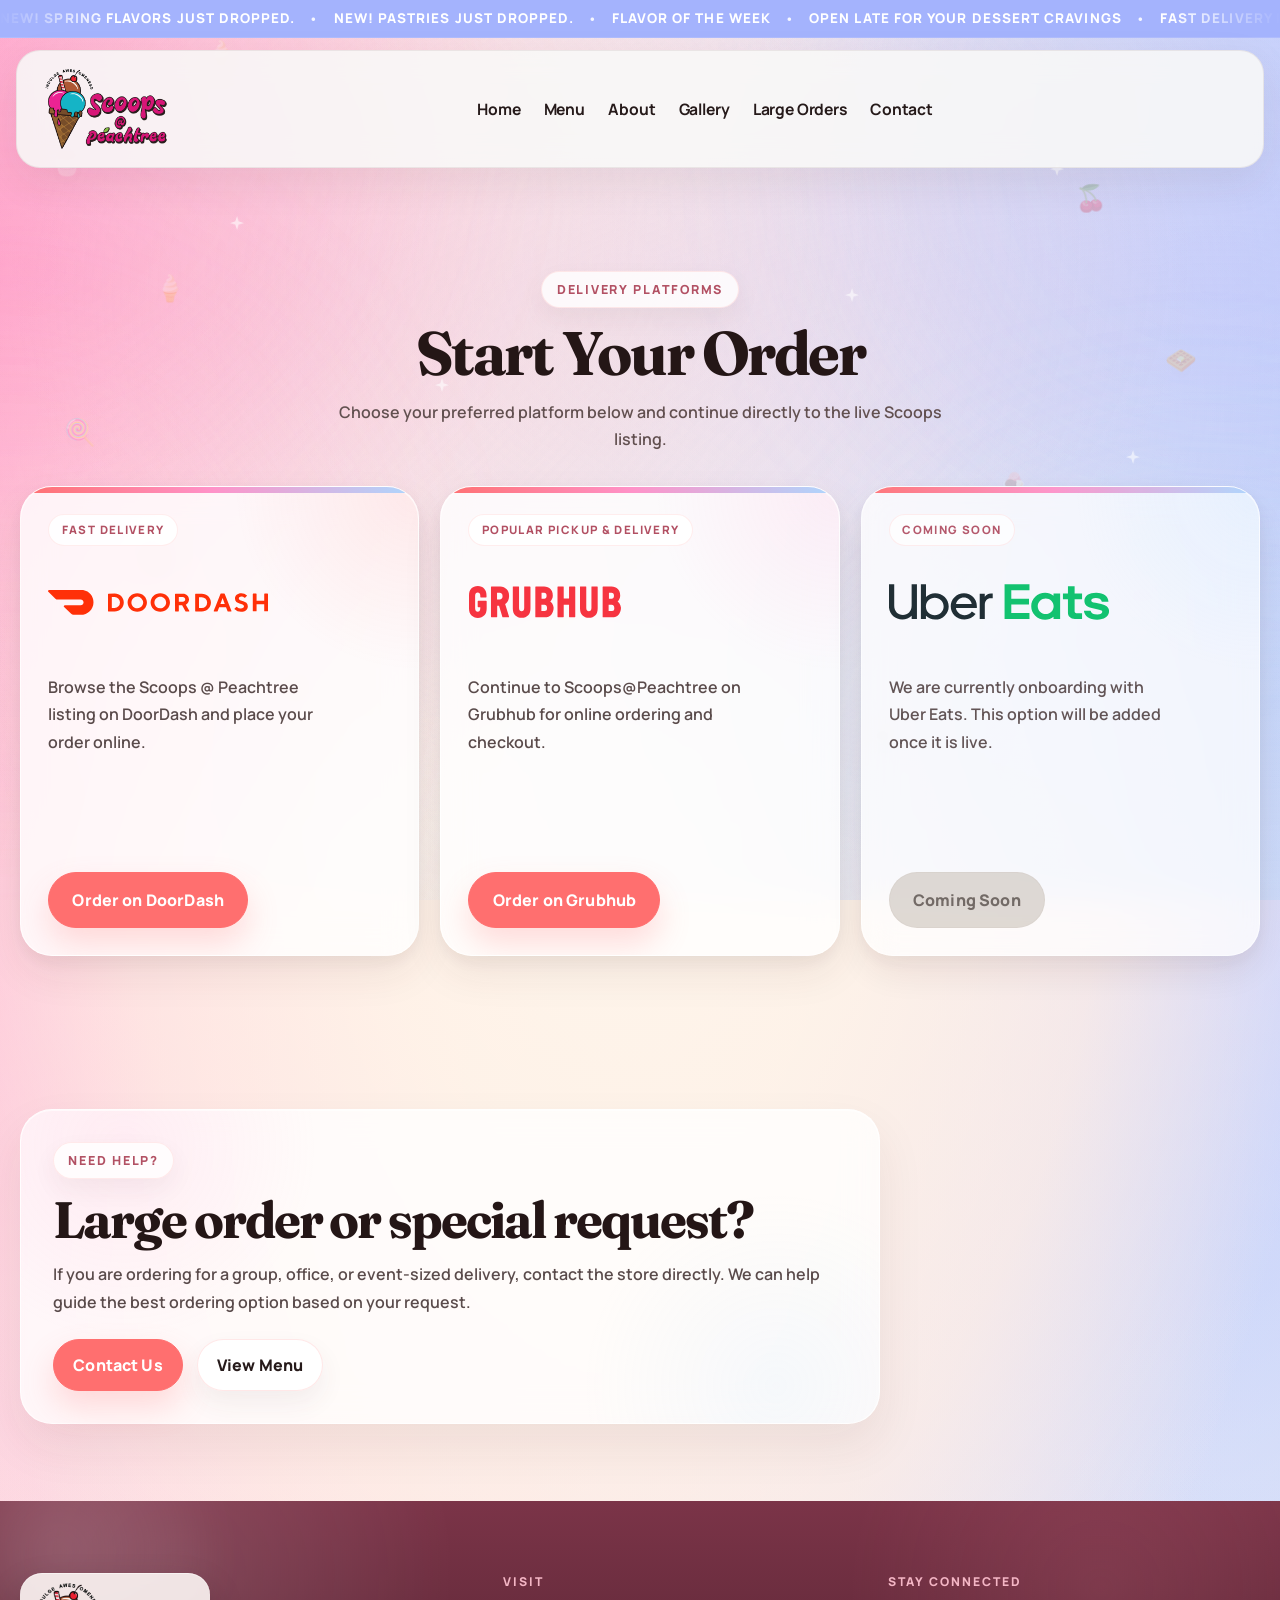
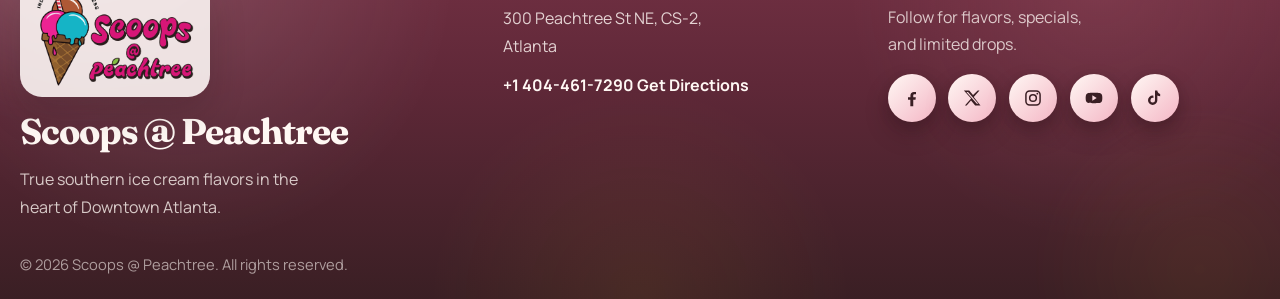
<file: order.html>
<!DOCTYPE html>
<html lang="en">
  <head>
    <meta charset="UTF-8" />
    <meta name="viewport" content="width=device-width, initial-scale=1.0" />
    <title>Order Online | Scoops at Peachtree</title>

    <link rel="preconnect" href="https://fonts.googleapis.com" />
    <link rel="preconnect" href="https://fonts.gstatic.com" crossorigin />
    <link
      href="https://fonts.googleapis.com/css2?family=Manrope:wght@400;500;600;700;800&family=Fraunces:opsz,wght@9..144,600;9..144,700&display=swap"
      rel="stylesheet"
    />
    <link
      href="https://fonts.googleapis.com/css2?family=Oswald:wght@500;600;700&display=swap"
      rel="stylesheet"
    />

    <link rel="stylesheet" href="./css/announcement-header.css" />
    <link rel="stylesheet" href="./css/order-page.css" />
    <link rel="stylesheet" href="./css/footer.css" />
    <link rel="stylesheet" href="./css/global-background.css" />
  </head>

  <body class="page-order">
    <!-- Global animated background -->
    <div class="background" aria-hidden="true">
      <!-- Soft cream / pink / blue glow layers -->
      <span class="bg-glow bg-glow--pink-top"></span>
      <span class="bg-glow bg-glow--blue-top"></span>
      <span class="bg-glow bg-glow--pink-mid"></span>
      <span class="bg-glow bg-glow--blue-bottom"></span>

      <!-- Moving sunburst rays -->
      <span class="sunburst-rays sunburst-rays--hero"></span>
      <span class="sunburst-rays sunburst-rays--footer"></span>

      <!-- Falling confetti -->
      <span class="confetti-piece confetti-piece--1"></span>
      <span class="confetti-piece confetti-piece--2"></span>
      <span class="confetti-piece confetti-piece--3"></span>
      <span class="confetti-piece confetti-piece--4"></span>
      <span class="confetti-piece confetti-piece--5"></span>
      <span class="confetti-piece confetti-piece--6"></span>
      <span class="confetti-piece confetti-piece--7"></span>
      <span class="confetti-piece confetti-piece--8"></span>
      <span class="confetti-piece confetti-piece--9"></span>
      <span class="confetti-piece confetti-piece--10"></span>
      <span class="confetti-piece confetti-piece--11"></span>
      <span class="confetti-piece confetti-piece--12"></span>
      <span class="confetti-piece confetti-piece--13"></span>
      <span class="confetti-piece confetti-piece--14"></span>
      <span class="confetti-piece confetti-piece--15"></span>
      <span class="confetti-piece confetti-piece--16"></span>

      <!-- Roaming ice cream / dessert icons -->
      <span class="dessert-icon dessert-icon--1">🍦</span>
      <span class="dessert-icon dessert-icon--2">🍨</span>
      <span class="dessert-icon dessert-icon--3">🍧</span>
      <span class="dessert-icon dessert-icon--4">🍒</span>
      <span class="dessert-icon dessert-icon--5">🍦</span>
      <span class="dessert-icon dessert-icon--6">🧇</span>
      <span class="dessert-icon dessert-icon--7">🍭</span>
      <span class="dessert-icon dessert-icon--8">🍨</span>
      <span class="dessert-icon dessert-icon--9">🍒</span>
      <span class="dessert-icon dessert-icon--10">🍧</span>
      <span class="dessert-icon dessert-icon--11">🍦</span>
      <span class="dessert-icon dessert-icon--12">🍨</span>

      <!-- Sparkles -->
      <span class="bg-sparkle bg-sparkle--1"></span>
      <span class="bg-sparkle bg-sparkle--2"></span>
      <span class="bg-sparkle bg-sparkle--3"></span>
      <span class="bg-sparkle bg-sparkle--4"></span>
      <span class="bg-sparkle bg-sparkle--5"></span>
      <span class="bg-sparkle bg-sparkle--6"></span>
      <span class="bg-sparkle bg-sparkle--7"></span>
      <span class="bg-sparkle bg-sparkle--8"></span>
      <span class="bg-sparkle bg-sparkle--9"></span>
      <span class="bg-sparkle bg-sparkle--10"></span>
    </div>

    <a href="./menu.html" class="announcement-bar" aria-label="See latest updates and specials">
      <div class="announcement-bar__track">
        <div class="announcement-bar__content">
          <span>NEW! Spring flavors just dropped.</span>
          <span class="dot">•</span>
          <span>NEW! Pastries just dropped.</span>
          <span class="dot">•</span>
          <span>Flavor of the Week</span>
          <span class="dot">•</span>
          <span>Open late for your dessert cravings</span>
          <span class="dot">•</span>
          <span>Fast delivery in Downtown Atlanta</span>
          <span class="dot">•</span>
        </div>

        <div class="announcement-bar__content" aria-hidden="true">
          <span>NEW! Spring flavors just dropped.</span>
          <span class="dot">•</span>
          <span>NEW! Pastries just dropped.</span>
          <span class="dot">•</span>
          <span>Flavor of the Week</span>
          <span class="dot">•</span>
          <span>Open late for your dessert cravings</span>
          <span class="dot">•</span>
          <span>Fast delivery in Downtown Atlanta</span>
          <span class="dot">•</span>
        </div>
      </div>
    </a>

    <header class="site-header" id="siteHeader">
      <div class="site-header__inner">
        <a href="./index.html" class="site-logo" aria-label="Scoops at Peachtree home">
          <img src="./assets/logo/logo.png" alt="Scoops at Peachtree" />
        </a>

        <nav class="site-nav" aria-label="Primary navigation">
          <a href="./index.html">Home</a>
          <a href="./menu.html">Menu</a>
          <a href="./about.html">About</a>
          <a href="./gallery.html">Gallery</a>
          <a href="./gallery.html#large-orders">Large Orders</a>
          <a href="./contact.html">Contact</a>
        </nav>

        <div class="site-header__actions">
          <button
            class="menu-toggle"
            id="menuToggle"
            type="button"
            aria-label="Open menu"
            aria-expanded="false"
            aria-controls="mobileMenu"
          >
            <span></span>
            <span></span>
            <span></span>
          </button>
        </div>
      </div>

      <div class="mobile-menu" id="mobileMenu">
        <nav class="mobile-menu__nav" aria-label="Mobile navigation">
          <a href="./index.html">Home</a>
          <a href="./menu.html">Menu</a>
          <a href="./about.html">About</a>
          <a href="./gallery.html">Gallery</a>
          <a href="./gallery.html#large-orders">Large Orders</a>
          <a href="./contact.html">Contact</a>
        </nav>
      </div>
    </header>

    <div class="top-offset"></div>

    <main>
      <section class="order-platforms" aria-labelledby="order-platforms-title">
        <div class="order-platforms__inner">
          <div class="order-platforms__intro">
            <p class="order-platforms__eyebrow">Delivery Platforms</p>
            <h2 id="order-platforms-title">Start Your Order</h2>
            <p class="order-platforms__text">
              Choose your preferred platform below and continue directly to the live Scoops listing.
            </p>
          </div>

          <div class="order-platforms__grid">
            <article class="order-card order-card--doordash">
              <div class="order-card__badge">Fast Delivery</div>

              <div class="order-card__logo-wrap">
                <img
                  class="order-card__logo order-card__logo--doordash"
                  src="./assets/images/delivery/doordash-logo.svg"
                  alt="DoorDash"
                />
              </div>

              <p>
                Browse the Scoops @ Peachtree listing on DoorDash and place your order online.
              </p>

              <a
                href="https://www.doordash.com/store/scoops-@-peachtree-atlanta-37848883/102619750/?srsltid=AfmBOopWC3pFAUiFpz06vebUOqA6ONpNEwSDxGyI-1xGWV3KAdnwGKV1"
                target="_blank"
                rel="noopener noreferrer"
                class="order-card__button"
              >
                Order on DoorDash
              </a>
            </article>

            <article class="order-card order-card--grubhub">
              <div class="order-card__badge">Popular Pickup & Delivery</div>

              <div class="order-card__logo-wrap">
                <img
                  class="order-card__logo order-card__logo--grubhub"
                  src="./assets/images/delivery/grubhub-logo.svg"
                  alt="Grubhub"
                />
              </div>

              <p>
                Continue to Scoops@Peachtree on Grubhub for online ordering and checkout.
              </p>

              <a
                href="https://www.grubhub.com/restaurant/scoopspeachtree-300-peachtree-street-northeast--cs2-atlanta/12946424"
                target="_blank"
                rel="noopener noreferrer"
                class="order-card__button"
              >
                Order on Grubhub
              </a>
            </article>

            <article class="order-card order-card--uber is-coming-soon" aria-disabled="true">
              <div class="order-card__badge">Coming Soon</div>

              <div class="order-card__logo-wrap">
                <img
                  class="order-card__logo order-card__logo--uber"
                  src="./assets/images/delivery/ubereats-logo.svg"
                  alt="Uber Eats"
                />
              </div>

              <p>
                We are currently onboarding with Uber Eats. This option will be added once it is live.
              </p>

              <span class="order-card__button order-card__button--disabled">
                Coming Soon
              </span>
            </article>
          </div>
        </div>
      </section>

      <section class="order-help" aria-labelledby="order-help-title">
        <div class="order-help__inner">
          <div class="order-help__content">
            <p class="order-help__eyebrow">Need Help?</p>
            <h2 id="order-help-title">Large order or special request?</h2>
            <p>
              If you are ordering for a group, office, or event-sized delivery, contact the store directly.
              We can help guide the best ordering option based on your request.
            </p>

            <div class="order-help__actions">
              <a href="./contact.html" class="order-help__button order-help__button--primary">
                Contact Us
              </a>
              <a href="./menu.html" class="order-help__button order-help__button--secondary">
                View Menu
              </a>
            </div>
          </div>
        </div>
      </section>
    </main>

      <!-- Footer -->
      <footer class="site-footer" id="contact" aria-labelledby="footer-title">
        <div class="site-footer__glow site-footer__glow--left" aria-hidden="true"></div>
        <div class="site-footer__glow site-footer__glow--right" aria-hidden="true"></div>

        <div class="site-footer__inner">
          <div class="site-footer__top">
            <div class="site-footer__brand">
              <a href="./index.html" class="site-footer__logo" aria-label="Scoops @ Peachtree home">
                <img
                  src="./assets/logo/logo.png"
                  alt="Scoops @ Peachtree"
                />
              </a>

              <h2 id="footer-title" class="site-footer__title">Scoops @ Peachtree</h2>
              <p class="site-footer__tagline">
                True southern ice cream flavors in the heart of Downtown Atlanta.
              </p>
            </div>

            <div class="site-footer__contact">
              <p class="site-footer__label">Visit</p>
              <p class="site-footer__text">300 Peachtree St NE, CS-2, Atlanta</p>
              <a class="site-footer__phone" href="tel:+14044617290">+1 404-461-7290</a>
              <a class="site-footer__directions" href="#visit">Get Directions</a>
            </div>

            <div class="site-footer__social">
              <p class="site-footer__label">Stay Connected</p>
              <p class="site-footer__social-text">
                Follow for flavors, specials, and limited drops.
              </p>

              <div class="site-footer__icons" aria-label="Footer social media links">
                <a
                  class="site-footer__icon"
                  href="https://www.facebook.com/share/1JMHfgwtU4/"
                  aria-label="Facebook"
                  target="_blank"
                  rel="noopener noreferrer"
                >
                  <svg viewBox="0 0 24 24" fill="currentColor" aria-hidden="true">
                    <path d="M13.5 22v-8h2.7l.4-3h-3.1V9.1c0-.9.3-1.6 1.6-1.6h1.7V4.8c-.3 0-1.3-.1-2.5-.1-2.5 0-4.2 1.5-4.2 4.4V11H7.2v3h2.8v8h3.5Z"/>
                  </svg>
                </a>

                <a class="site-footer__icon" href="#" aria-label="X" target="_blank" rel="noopener noreferrer">
                  <svg viewBox="0 0 24 24" fill="currentColor" aria-hidden="true">
                    <path d="M18.9 3H21l-6.9 7.9L22.2 21h-6.4l-5-6-5.2 6H3.5l7.4-8.4L2.2 3h6.5l4.5 5.4L18.9 3Zm-1.1 16h1.8L7.2 4.9H5.3L17.8 19Z"/>
                  </svg>
                </a>
                <a
                  class="site-footer__icon"
                  href="https://www.instagram.com/scoops_at_peachtree?igsh=MTVlZjNndXl3eXMyeQ=="
                  aria-label="Instagram"
                  target="_blank"
                  rel="noopener noreferrer"
                >                  <svg viewBox="0 0 24 24" fill="none" aria-hidden="true">
                    <rect x="3.5" y="3.5" width="17" height="17" rx="4.5" stroke="currentColor" stroke-width="1.8"/>
                    <circle cx="12" cy="12" r="4" stroke="currentColor" stroke-width="1.8"/>
                    <circle cx="17.2" cy="6.8" r="1.1" fill="currentColor"/>
                  </svg>
                </a>

                <a class="site-footer__icon" href="#" aria-label="YouTube" target="_blank" rel="noopener noreferrer">
                  <svg viewBox="0 0 24 24" fill="currentColor" aria-hidden="true">
                    <path d="M21.6 8.4a2.9 2.9 0 0 0-2-2.1C17.8 5.8 12 5.8 12 5.8s-5.8 0-7.6.5a2.9 2.9 0 0 0-2 2.1C2 10.2 2 12 2 12s0 1.8.4 3.6a2.9 2.9 0 0 0 2 2.1c1.8.5 7.6.5 7.6.5s5.8 0 7.6-.5a2.9 2.9 0 0 0 2-2.1c.4-1.8.4-3.6.4-3.6s0-1.8-.4-3.6ZM10 15.2V8.8l5.2 3.2L10 15.2Z"/>
                  </svg>
                </a>

                <a class="site-footer__icon" href="#" aria-label="TikTok" target="_blank" rel="noopener noreferrer">
                  <svg viewBox="0 0 24 24" fill="currentColor" aria-hidden="true">
                    <path d="M14.7 3c.4 2 1.6 3.5 3.5 4.2v2.7a7.1 7.1 0 0 1-3.4-1v5.8a5.6 5.6 0 1 1-5.6-5.6c.3 0 .6 0 .9.1v2.8a2.7 2.7 0 1 0 1.9 2.6V3h2.7Z"/>
                  </svg>
                </a>
              </div>
            </div>
          </div>

          <div class="site-footer__bottom">
            <p>© 2026 Scoops @ Peachtree. All rights reserved.</p>
          </div>
        </div>
      </footer>


    <script src="./js/announcement-header.js"></script>
    <script src="./js/footer.js"></script>
  </body>
</html>
</file>
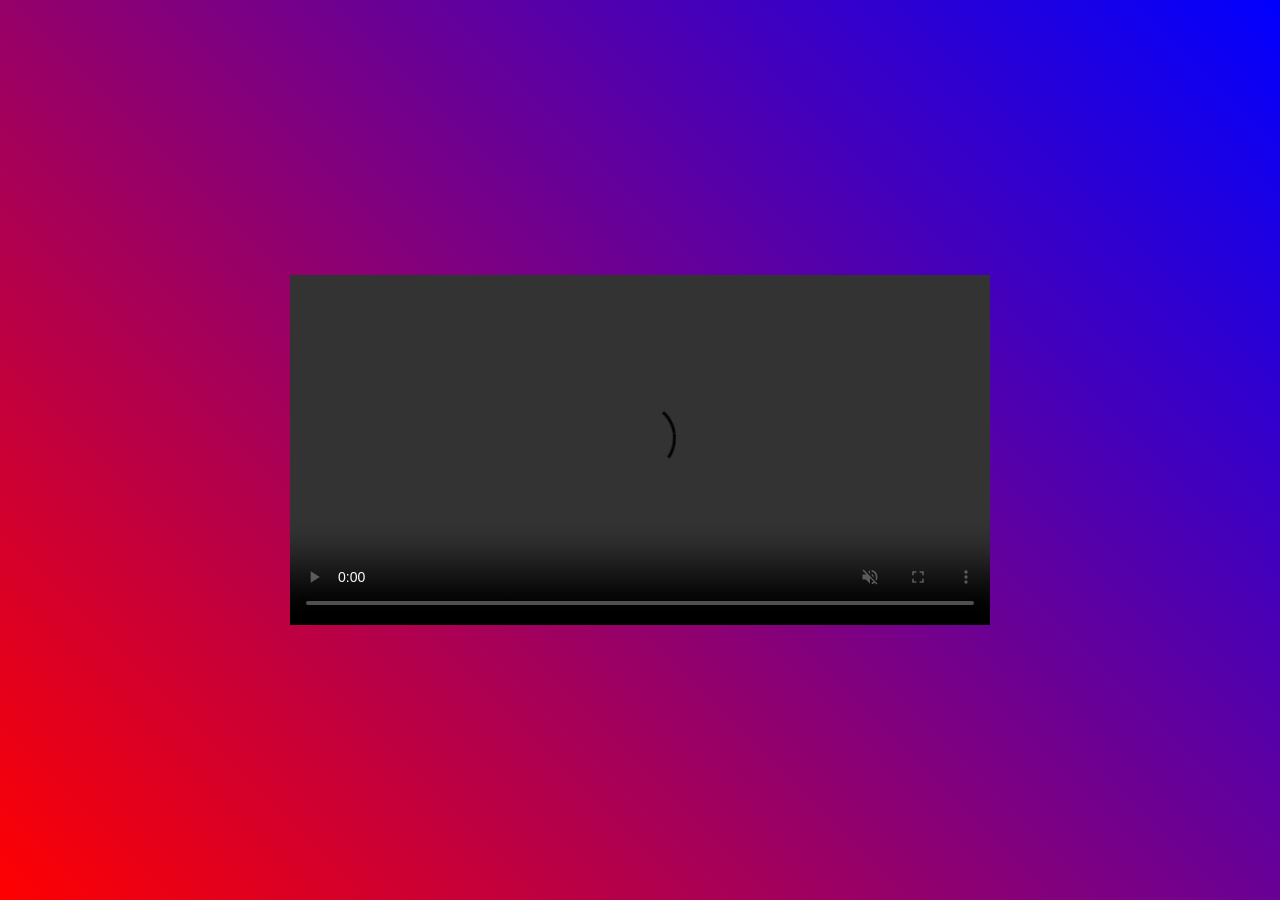
<file: test.html>
<!doctype html>
<html>
<head>
  <meta name="viewport" content="width=device-width, initial-scale=1">
  <style>
    body {
      margin: 0;
      min-height: 100vh;
      background: linear-gradient(45deg, red, blue);
      display: grid;
      place-items: center;
    }

    video {
      width: 80vw;
      max-width: 700px;
      background: yellow;
    }
  </style>
</head>
<body>
  <video autoplay muted loop playsinline controls>
    <source
      src="./assets/mascot/safari_Ice_Cream_Mascot_Animation.mov"
      type='video/quicktime; codecs="hvc1"'
    >
  </video>
</body>
</html>
</file>
<file: css/announcement-header.css>
:root {
  --header-bg: #f9f9f7;
  --announcement-bg: #a4b3fd;
  --announcement-text: #ffffff;
  --text-main: #261a1a;
  --text-soft: #5d4d4d;
  --border-soft: rgba(80, 48, 48, 0.08);
  --shadow-soft: 0 14px 40px rgba(60, 35, 35, 0.08);
  --shadow-sticky: 0 10px 28px rgba(60, 35, 35, 0.1);
  --cta-bg: #7f1d1d;
  --cta-hover: #5f1313;
  --container: 1320px;
  --announcement-height: 38px;
  --header-height: 118px;
  --header-height-scrolled: 96px;
  --radius-pill: 999px;
  --transition: 0.35s ease;
}

*,
*::before,
*::after {
  box-sizing: border-box;
}

html {
  scroll-behavior: smooth;
}

body {
  margin: 0;
  font-family: "Manrope", sans-serif;
  color: var(--text-main);
  /* background: #dfead8; */
  overflow-x: hidden;
}

/* =========================
   Announcement Bar
========================= */

.announcement-bar {
  position: fixed;
  inset: 0 0 auto 0;
  z-index: 1200;
  height: var(--announcement-height);
  display: flex;
  align-items: center;
  overflow: hidden;
  text-decoration: none;
  background: var(--announcement-bg);
  color: var(--announcement-text);
  border-bottom: 1px solid rgba(255, 255, 255, 0.12);
  transition:
    transform 0.45s ease,
    opacity 0.35s ease;
}

.announcement-bar::before,
.announcement-bar::after {
  content: "";
  position: absolute;
  top: 0;
  width: 110px;
  height: 100%;
  z-index: 2;
  pointer-events: none;
}

.announcement-bar::before {
  left: 0;
  background: linear-gradient(
    to right,
    rgba(164, 179, 253, 1),
    rgba(164, 179, 253, 0)
  );
}

.announcement-bar::after {
  right: 0;
  background: linear-gradient(
    to left,
    rgba(164, 179, 253, 1),
    rgba(164, 179, 253, 0)
  );
}

.announcement-bar.is-hidden {
  transform: translateY(-100%);
  opacity: 0;
}

.announcement-bar__track {
  display: flex;
  width: max-content;
  min-width: 100%;
  animation: marquee 26s linear infinite;
}

.announcement-bar:hover .announcement-bar__track {
  animation-play-state: running;
}

.announcement-bar__content {
  display: flex;
  align-items: center;
  gap: 14px;
  white-space: nowrap;
  padding-right: 24px;
  font-size: 0.84rem;
  font-weight: 800;
  letter-spacing: 0.08em;
  text-transform: uppercase;
  line-height: 1;
}

.announcement-bar__content span {
  display: inline-flex;
  align-items: center;
}

.announcement-bar__content .dot {
  opacity: 0.9;
  font-size: 0.75rem;
}

@keyframes marquee {
  from {
    transform: translateX(0%);
  }
  to {
    transform: translateX(-50%);
  }
}

/* =========================
   Header
========================= */

.site-header {
  position: fixed;
  top: var(--announcement-height);
  left: 0;
  width: 100%;
  z-index: 1100;
  transition:
    top 0.45s ease,
    background-color 0.35s ease,
    box-shadow 0.35s ease,
    backdrop-filter 0.35s ease;
}

.site-header.is-condensed {
  top: 0;
}

.site-header__inner {
  width: min(calc(100% - 32px), var(--container));
  min-height: var(--header-height);
  margin: 12px auto 0;
  padding: 0 22px 0 26px;
  display: grid;
  grid-template-columns: auto 1fr auto;
  align-items: center;
  gap: 24px;
  background: rgba(249, 249, 247, 0.88);
  backdrop-filter: blur(14px);
  -webkit-backdrop-filter: blur(14px);
  border: 1px solid var(--border-soft);
  border-radius: 24px;
  box-shadow: var(--shadow-soft);
  transition:
    min-height var(--transition),
    margin-top var(--transition),
    border-radius var(--transition),
    box-shadow var(--transition),
    background-color var(--transition),
    transform var(--transition);
}

.site-header.is-condensed .site-header__inner {
  min-height: var(--header-height-scrolled);
  margin-top: 10px;
  border-radius: 22px;
  background: rgba(249, 249, 247, 0.96);
  box-shadow: var(--shadow-sticky);
}

.site-logo {
  display: inline-flex;
  align-items: center;
  text-decoration: none;
  transform: translateZ(0);
}

.site-logo img {
  width: auto;
  height: 82px;
  display: block;
  object-fit: contain;
  transition:
    height var(--transition),
    transform var(--transition),
    filter var(--transition);
}

.site-header.is-condensed .site-logo img {
  height: 68px;
}

.site-nav {
  display: flex;
  justify-content: center;
  align-items: center;
  gap: 1.45rem;
  flex-wrap: wrap;
}

.site-nav a {
  position: relative;
  text-decoration: none;
  color: var(--text-main);
  font-size: 0.98rem;
  font-weight: 700;
  letter-spacing: -0.01em;
  padding: 0.35rem 0;
  transition:
    color 0.28s ease,
    transform 0.28s ease,
    opacity 0.28s ease;
}

.site-nav a::after {
  content: "";
  position: absolute;
  left: 50%;
  bottom: -4px;
  width: 0;
  height: 2px;
  background: linear-gradient(90deg, #c95b5b, #7f1d1d);
  border-radius: 999px;
  transform: translateX(-50%);
  transition: width 0.28s ease;
}

.site-nav a:hover {
  color: #7f1d1d;
}

.site-nav a:hover::after {
  width: 100%;
}

.site-header__actions {
  display: flex;
  align-items: center;
  gap: 14px;
}

.order-btn,
.mobile-order-btn {
  position: relative;
  display: inline-flex;
  justify-content: center;
  align-items: center;
  text-decoration: none;
  border: 0;
  border-radius: var(--radius-pill);
  font-family: inherit;
  font-weight: 800;
  letter-spacing: 0.01em;
  transition:
    transform 0.28s ease,
    box-shadow 0.28s ease,
    background-color 0.28s ease;
}

.order-btn {
  min-height: 48px;
  padding: 0 22px;
  color: #ffffff;
  background: linear-gradient(135deg, #f08aa0 0%, #ef7d91 100%);
  box-shadow: 0 12px 22px rgba(127, 29, 29, 0.22);
  cursor: pointer;
}

.order-btn:hover {
  transform: translateY(-2px);
  background: linear-gradient(135deg, #f08aa0 0%, #ef7d91 100%);
  box-shadow: 0 16px 26px rgba(127, 29, 29, 0.28);
}

.order-btn:focus-visible,
.mobile-order-btn:focus-visible,
.order-dropdown__item:focus-visible,
.mobile-order-dropdown__item:focus-visible {
  outline: 2px solid rgba(127, 29, 29, 0.35);
  outline-offset: 3px;
}

.order-dropdown {
  position: relative;
}

.order-dropdown__toggle {
  gap: 8px;
}

.order-dropdown__icon {
  display: inline-flex;
  align-items: center;
  justify-content: center;
  font-size: 0.86rem;
  line-height: 1;
  transition: transform 0.28s ease;
}

.order-dropdown.is-open .order-dropdown__icon,
.mobile-order-dropdown.is-open .order-dropdown__icon {
  transform: rotate(180deg);
}

.order-dropdown__menu {
  position: absolute;
  top: calc(100% + 12px);
  right: 0;
  min-width: 230px;
  padding: 10px;
  display: grid;
  gap: 6px;
  background: rgba(249, 249, 247, 0.96);
  backdrop-filter: blur(16px);
  -webkit-backdrop-filter: blur(16px);
  border: 1px solid var(--border-soft);
  border-radius: 20px;
  box-shadow: 0 18px 38px rgba(60, 35, 35, 0.14);
  opacity: 0;
  visibility: hidden;
  pointer-events: none;
  transform: translateY(-8px);
  transition:
    opacity 0.24s ease,
    visibility 0.24s ease,
    transform 0.24s ease;
  z-index: 1250;
}

.order-dropdown.is-open .order-dropdown__menu {
  opacity: 1;
  visibility: visible;
  pointer-events: auto;
  transform: translateY(0);
}

.order-dropdown__item {
  display: flex;
  align-items: center;
  width: 100%;
  min-height: 46px;
  padding: 12px 14px;
  border-radius: 14px;
  text-decoration: none;
  color: var(--text-main);
  font-size: 0.95rem;
  font-weight: 700;
  transition:
    background-color 0.22s ease,
    color 0.22s ease,
    transform 0.22s ease;
}

.order-dropdown__item:hover {
  background: rgba(127, 29, 29, 0.06);
  color: #7f1d1d;
}

.menu-toggle {
  display: none;
  width: 50px;
  height: 50px;
  border: 0;
  border-radius: 50%;
  background: #ffffff;
  box-shadow: 0 8px 20px rgba(0, 0, 0, 0.08);
  cursor: pointer;
  padding: 0;
  align-items: center;
  justify-content: center;
  flex-direction: column;
  gap: 5px;
}

.menu-toggle span {
  width: 19px;
  height: 2px;
  border-radius: 999px;
  background: var(--text-main);
  transition: transform 0.3s ease, opacity 0.3s ease;
}

.menu-toggle.is-active span:nth-child(1) {
  transform: translateY(7px) rotate(45deg);
}

.menu-toggle.is-active span:nth-child(2) {
  opacity: 0;
}

.menu-toggle.is-active span:nth-child(3) {
  transform: translateY(-7px) rotate(-45deg);
}

/* =========================
   Mobile Menu
========================= */

.mobile-menu {
  width: min(calc(100% - 32px), var(--container));
  margin: 10px auto 0;
  background: rgba(249, 249, 247, 0.98);
  backdrop-filter: blur(16px);
  -webkit-backdrop-filter: blur(16px);
  border: 1px solid var(--border-soft);
  border-radius: 24px;
  box-shadow: var(--shadow-soft);
  overflow: hidden;
  max-height: 0;
  opacity: 0;
  pointer-events: none;
  transform: translateY(-10px);
  transition:
    max-height 0.38s ease,
    opacity 0.28s ease,
    transform 0.28s ease,
    padding 0.28s ease;
}

.mobile-menu.is-open {
  max-height: 520px;
  opacity: 1;
  pointer-events: auto;
  transform: translateY(0);
}

.mobile-menu__nav {
  display: flex;
  flex-direction: column;
  padding: 14px;
}

.mobile-menu__nav > a {
  text-decoration: none;
  color: var(--text-main);
  font-size: 1rem;
  font-weight: 700;
  padding: 14px 12px;
  border-radius: 16px;
  transition: background-color 0.25s ease, color 0.25s ease;
}

.mobile-menu__nav > a:hover {
  background: rgba(127, 29, 29, 0.06);
  color: #7f1d1d;
}

.mobile-order-dropdown {
  display: none;
  flex-direction: column;
  margin-top: 8px;
}

.mobile-order-btn {
  width: 100%;
  min-height: 50px;
  padding: 0 18px;
  color: #ffffff;
  background: linear-gradient(135deg, #f08aa0 0%, #ef7d91 100%);
  cursor: pointer;
  gap: 8px;
}

.mobile-order-dropdown__toggle {
  justify-content: space-between;
}

.mobile-order-dropdown__menu {
  display: grid;
  gap: 6px;
  max-height: 0;
  overflow: hidden;
  opacity: 0;
  padding-top: 0;
  transition:
    max-height 0.28s ease,
    opacity 0.22s ease,
    padding-top 0.22s ease;
}

.mobile-order-dropdown.is-open .mobile-order-dropdown__menu {
  max-height: 220px;
  opacity: 1;
  padding-top: 8px;
}

.mobile-order-dropdown__item {
  display: flex;
  align-items: center;
  min-height: 44px;
  padding: 12px 14px;
  margin-left: 6px;
  border-radius: 14px;
  text-decoration: none;
  color: var(--text-main);
  font-size: 0.95rem;
  font-weight: 700;
  background: rgba(127, 29, 29, 0.05);
  transition:
    background-color 0.22s ease,
    color 0.22s ease;
}

.mobile-order-dropdown__item:hover {
  background: rgba(127, 29, 29, 0.1);
  color: #7f1d1d;
}

/* =========================
   Layout Offset
========================= */

.top-offset {
  height: calc(var(--announcement-height) + var(--header-height) - 70px);
}

/* =========================
   Responsive
========================= */

@media (max-width: 1180px) {
  .site-nav {
    gap: 1rem;
  }

  .site-nav a {
    font-size: 0.92rem;
  }

  .order-btn {
    padding: 0 18px;
  }
}

@media (max-width: 980px) {
  :root {
    --header-height: 96px;
    --header-height-scrolled: 84px;
  }

  .site-header__inner {
    grid-template-columns: auto 1fr auto;
    padding: 0 16px 0 18px;
  }

  .site-nav {
    display: none;
  }

  .menu-toggle {
    display: inline-flex;
  }

  .order-dropdown {
    display: none;
  }

  .mobile-order-dropdown {
    display: flex;
  }

  .site-logo img {
    height: 64px;
  }

  .site-header.is-condensed .site-logo img {
    height: 46px;
  }

  .top-offset {
    height: calc(var(--announcement-height) + var(--header-height));
  }
}

@media (min-width: 981px) {
  .mobile-order-dropdown {
    display: none;
  }
}

@media (max-width: 640px) {
  :root {
    --announcement-height: 36px;
  }

  .announcement-bar__content {
    font-size: 0.75rem;
    gap: 11px;
  }

  .site-header__inner {
    width: min(calc(100% - 20px), var(--container));
    margin-top: 8px;
    padding: 0 18px 0 20px;
    border-radius: 20px;
  }

  .site-header.is-condensed .site-header__inner {
    border-radius: 18px;
  }

  .site-logo img {
    height: 64px;
  }

  .site-header.is-condensed .site-logo img {
    height: 56px;
  }

  .menu-toggle {
    width: 46px;
    height: 46px;
  }

  .order-dropdown__menu {
    min-width: 210px;
  }

  .mobile-order-btn {
    font-size: 0.92rem;
    padding: 0 16px;
  }

  .mobile-order-dropdown__item {
    font-size: 0.92rem;
  }

  .top-offset {
    height: calc(var(--announcement-height) + var(--header-height));
  }
}

/* =========================
   Mobile Header Polish
========================= */

@media (max-width: 640px) {
  :root {
    --announcement-height: 36px;
    --header-height: 78px;
    --header-height-scrolled: 70px;
  }

  .site-header__inner {
    min-height: var(--header-height);
    width: calc(100% - 28px);
    margin-top: 10px;
    padding: 0 18px;
    display: flex;
    align-items: center;
    justify-content: space-between;
    border-radius: 22px;
  }

  .site-header.is-condensed .site-header__inner {
    min-height: var(--header-height-scrolled);
  }

  .site-logo {
    display: flex;
    align-items: center;
  }

  .site-logo img {
    height: 56px;
  }

  .site-header.is-condensed .site-logo img {
    height: 50px;
  }

  .site-header__actions {
    display: flex;
    align-items: center;
  }

  .menu-toggle {
    width: 48px;
    height: 48px;
    flex: 0 0 48px;
  }

  .top-offset {
    height: calc(var(--announcement-height) + var(--header-height) - 24px);
  }
}

@media (max-width: 380px) {
  .site-logo img {
    height: 50px;
  }

  .menu-toggle {
    width: 44px;
    height: 44px;
    flex-basis: 44px;
  }
}
</file>
<file: css/order-page.css>
:root {
  --order-card: rgba(255, 255, 255, 0.78);
  --order-card-strong: rgba(255, 255, 255, 0.88);
  --order-border: rgba(255, 255, 255, 0.72);
  --order-text: #261a1a;
  --order-text-soft: #5d4d4d;

  --order-coral: #ff6f6f;
  --order-coral-hover: #ff6262;
  --order-pink: #ff92c8;
  --order-blue: #abd8ff;
  --order-lavender: #b7b0ff;

  --order-shadow: 0 22px 48px rgba(74, 43, 43, 0.08);
}

/* =========================
   PAGE BASE
========================= */

body.page-order {
  margin: 0;
  font-family: "Manrope", sans-serif;
  color: var(--order-text);
  overflow-x: hidden;
}

.page-order .top-offset {
  height: calc(var(--announcement-height) + var(--header-height));
}

.page-order .order-btn,
.page-order .mobile-order-btn {
  display: none !important;
}

/* =========================
   DELIVERY PLATFORMS
========================= */

.order-platforms {
  position: relative;
  padding: clamp(3.5rem, 6vw, 5.5rem) 1rem;
  background: transparent !important;
}

.order-platforms__inner,
.order-help__inner {
  width: min(1240px, 100%);
  margin: 0 auto;
}

.order-platforms__intro {
  max-width: 720px;
  margin: 0 auto 2rem;
  text-align: center;
}

.order-platforms__eyebrow,
.order-help__eyebrow {
  display: inline-flex;
  align-items: center;
  width: fit-content;
  margin: 0;
  padding: 0.56rem 0.9rem;
  border-radius: 999px;
  background: rgba(255, 255, 255, 0.82);
  border: 1px solid rgba(255, 111, 111, 0.14);
  box-shadow: 0 10px 24px rgba(83, 47, 47, 0.06);
  color: #b25063;
  font-size: 0.78rem;
  font-weight: 800;
  letter-spacing: 0.14em;
  text-transform: uppercase;
}

.order-platforms__intro .order-platforms__eyebrow {
  margin-left: auto;
  margin-right: auto;
}

.order-platforms__intro h2 {
  margin: 1rem 0 0;
  font-family: "Fraunces", serif;
  font-size: clamp(2.3rem, 4.8vw, 4.2rem);
  line-height: 0.96;
  letter-spacing: -0.04em;
  color: #241616;
}

.order-platforms__text {
  max-width: 620px;
  margin: 1rem auto 0;
  color: #625050;
  line-height: 1.72;
  font-weight: 600;
}

.order-platforms__grid {
  display: grid;
  grid-template-columns: repeat(3, minmax(0, 1fr));
  gap: 1.3rem;
  align-items: stretch;
}

/* =========================
   ORDER CARDS
========================= */

.order-card {
  position: relative;
  display: flex;
  flex-direction: column;
  min-height: 470px;
  padding: 1.7rem;
  border-radius: 32px;

  background:
    radial-gradient(circle at 18% 16%, rgba(255, 255, 255, 0.58), transparent 28%),
    radial-gradient(circle at 88% 18%, rgba(255, 146, 200, 0.10), transparent 26%),
    rgba(255, 255, 255, 0.78);

  backdrop-filter: blur(16px);
  -webkit-backdrop-filter: blur(16px);

  border: 1px solid rgba(255, 255, 255, 0.78);

  box-shadow:
    0 18px 40px rgba(74, 43, 43, 0.08),
    0 6px 18px rgba(74, 43, 43, 0.06),
    inset 0 1px 0 rgba(255, 255, 255, 0.62);

  overflow: hidden;
}

.order-card::before {
  content: "";
  position: absolute;
  inset: 0 auto auto 0;
  width: 100%;
  height: 6px;
  background: linear-gradient(
    90deg,
    var(--order-coral) 0%,
    var(--order-pink) 48%,
    var(--order-blue) 100%
  );
}

.order-card__badge {
  display: inline-flex;
  width: fit-content;
  margin-bottom: 1.3rem;
  padding: 0.46rem 0.78rem;
  border-radius: 999px;
  background: rgba(255, 255, 255, 0.92);
  border: 1px solid rgba(255, 111, 111, 0.12);
  color: #b25063;
  font-size: 0.72rem;
  font-weight: 800;
  letter-spacing: 0.12em;
  text-transform: uppercase;
}

.order-card__logo-wrap {
  display: flex;
  align-items: center;
  height: 72px;
  margin-bottom: 1.25rem;
}

.order-card__logo {
  display: block;
  width: auto;
  max-width: 220px;
  object-fit: contain;
}

.order-card__logo--doordash {
  height: 28px;
}

.order-card__logo--grubhub {
  height: 32px;
}

.order-card__logo--uber {
  height: 38px;
}

.order-card p {
  margin: 0.95rem 0 0;
  color: #5a4b4b;
  line-height: 1.72;
  font-weight: 600;
  max-width: 28ch;
}

.order-card__button {
  display: inline-flex;
  align-items: center;
  justify-content: center;
  min-height: 56px;
  margin-top: auto;
  align-self: flex-start;
  padding: 0 1.45rem;
  border-radius: 999px;
  text-decoration: none;
  font-weight: 800;
  font-size: 1rem;
  letter-spacing: 0.01em;

  color: #ffffff;
  background: var(--order-coral);
  border: 1px solid var(--order-coral);
  box-shadow: 0 16px 32px rgba(255, 111, 111, 0.24);

  transition:
    transform 0.22s ease,
    box-shadow 0.22s ease,
    background-color 0.22s ease,
    border-color 0.22s ease;
}

.order-card__button:hover {
  transform: translateY(-2px);
  background: var(--order-coral-hover);
  border-color: var(--order-coral-hover);
  box-shadow: 0 20px 38px rgba(255, 111, 111, 0.30);
}

.order-card__button--disabled {
  background: rgba(216, 209, 203, 0.86);
  border-color: rgba(216, 209, 203, 0.86);
  color: #6a625d;
  box-shadow: none;
  cursor: default;
}

.order-card__button--disabled:hover {
  transform: none;
  background: rgba(216, 209, 203, 0.86);
  border-color: rgba(216, 209, 203, 0.86);
  box-shadow: none;
}

.order-card--doordash {
  background:
    radial-gradient(circle at top right, rgba(255, 111, 111, 0.12), transparent 30%),
    rgba(255, 255, 255, 0.80);
}

.order-card--grubhub {
  background:
    radial-gradient(circle at top right, rgba(255, 146, 200, 0.13), transparent 30%),
    rgba(255, 255, 255, 0.80);
}

.order-card--uber {
  background:
    radial-gradient(circle at top right, rgba(171, 216, 255, 0.16), transparent 30%),
    rgba(255, 255, 255, 0.80);
}

.order-card.is-coming-soon {
  opacity: 0.94;
}

/* =========================
   HELP SECTION
========================= */

.order-help {
  padding: clamp(3.5rem, 6vw, 5rem) 1rem clamp(4.2rem, 6vw, 5.6rem);
  background: transparent !important;
}

.order-help__content {
  max-width: 860px;
  padding: 2rem;
  border-radius: 32px;

  background:
    radial-gradient(circle at 12% 12%, rgba(255, 146, 200, 0.12), transparent 24%),
    radial-gradient(circle at 88% 88%, rgba(171, 216, 255, 0.10), transparent 24%),
    rgba(255, 255, 255, 0.78);

  backdrop-filter: blur(16px);
  -webkit-backdrop-filter: blur(16px);

  border: 1px solid rgba(255, 255, 255, 0.78);

  box-shadow:
    var(--order-shadow),
    inset 0 1px 0 rgba(255, 255, 255, 0.62);
}

.order-help__content h2 {
  margin: 1rem 0 0;
  font-family: "Fraunces", serif;
  font-size: clamp(2rem, 4vw, 3.3rem);
  line-height: 0.98;
  letter-spacing: -0.04em;
  color: #241616;
}

.order-help__content p:last-of-type {
  margin: 1rem 0 0;
  color: #5a4b4b;
  line-height: 1.72;
  font-weight: 600;
}

.order-help__actions {
  display: flex;
  flex-wrap: wrap;
  gap: 0.85rem;
  margin-top: 1.4rem;
}

.order-help__button {
  display: inline-flex;
  align-items: center;
  justify-content: center;
  min-height: 52px;
  padding: 0 1.2rem;
  border-radius: 999px;
  text-decoration: none;
  font-weight: 800;
  letter-spacing: 0.01em;
  transition:
    transform 0.22s ease,
    box-shadow 0.22s ease,
    background-color 0.22s ease,
    border-color 0.22s ease;
}

.order-help__button--primary {
  color: #ffffff;
  background: var(--order-coral);
  border: 1px solid var(--order-coral);
  box-shadow: 0 16px 32px rgba(255, 111, 111, 0.24);
}

.order-help__button--primary:hover {
  background: var(--order-coral-hover);
  border-color: var(--order-coral-hover);
  box-shadow: 0 20px 38px rgba(255, 111, 111, 0.30);
}

.order-help__button--secondary {
  color: #261a1a;
  background: rgba(255, 255, 255, 0.86);
  border: 1px solid rgba(255, 111, 111, 0.16);
  box-shadow: 0 12px 26px rgba(78, 53, 53, 0.07);
}

.order-help__button--secondary:hover {
  background: #ffffff;
  box-shadow: 0 16px 30px rgba(78, 53, 53, 0.10);
}

.order-help__button:hover {
  transform: translateY(-2px);
}

/* =========================
   RESPONSIVE
========================= */

@media (max-width: 1024px) {
  .order-platforms__grid {
    grid-template-columns: 1fr;
  }

  .order-card {
    min-height: unset;
  }
}

@media (max-width: 768px) {
  .page-order .top-offset {
    height: calc(var(--announcement-height) + var(--header-height));
  }

  .order-platforms {
    padding: 3rem 1rem;
  }

  .order-help__content {
    padding: 1.4rem;
    border-radius: 24px;
  }

  .order-help__actions {
    flex-direction: column;
    align-items: stretch;
  }

  .order-help__button,
  .order-card__button {
    width: 100%;
  }

  .order-card {
    padding: 1.3rem;
    border-radius: 26px;
  }

  .order-card__logo-wrap {
    height: 60px;
  }

  .order-card__logo--doordash {
    height: 24px;
  }

  .order-card__logo--grubhub {
    height: 28px;
  }

  .order-card__logo--uber {
    height: 34px;
  }
}

@media (prefers-reduced-motion: reduce) {
  .order-card__button,
  .order-help__button {
    transition: none;
  }
}
</file>
<file: css/footer.css>
.site-footer {
  position: relative;
  padding: 4.5rem 1rem 1.4rem;
  background:
    radial-gradient(circle at 14% 18%, rgba(255, 238, 246, 0.12), transparent 24%),
    radial-gradient(circle at 86% 22%, rgba(239, 138, 160, 0.12), transparent 22%),
    radial-gradient(circle at 50% 100%, rgba(227, 169, 46, 0.08), transparent 28%),
    linear-gradient(180deg, #7b3448 0%, #5f2838 46%, #3a1f24 100%);
  color: #fff8f4;
  overflow: hidden;
}

.site-footer__glow {
  position: absolute;
  width: 340px;
  height: 340px;
  border-radius: 50%;
  pointer-events: none;
  filter: blur(18px);
  opacity: 0.42;
}

.site-footer__glow--left {
  left: -110px;
  top: -120px;
  background: radial-gradient(circle, rgba(255, 239, 246, 0.42) 0%, transparent 70%);
}

.site-footer__glow--right {
  right: -90px;
  bottom: -140px;
  background: radial-gradient(circle, rgba(227, 169, 46, 0.18) 0%, transparent 70%);
}

.site-footer__inner {
  position: relative;
  z-index: 1;
  width: min(1240px, 100%);
  margin: 0 auto;
}

.site-footer__top {
  display: grid;
  grid-template-columns: 1.15fr 0.9fr 0.95fr;
  gap: 2rem;
  align-items: start;
  padding-bottom: 2rem;
}

.site-footer__brand,
.site-footer__contact,
.site-footer__social {
  opacity: 0;
  transform: translateY(24px);
  transition:
    opacity 0.75s ease,
    transform 0.9s cubic-bezier(0.22, 1, 0.36, 1);
}

.site-footer.is-visible .site-footer__brand,
.site-footer.is-visible .site-footer__contact,
.site-footer.is-visible .site-footer__social {
  opacity: 1;
  transform: translateY(0);
}

.site-footer__logo {
  display: inline-flex;
  max-width: 190px;
  padding: 0.6rem 0.9rem;
  border-radius: 22px;
  background: rgba(255, 250, 247, 0.88);
  backdrop-filter: blur(6px);
  box-shadow:
    0 16px 36px rgba(31, 14, 18, 0.18),
    inset 0 1px 0 rgba(255, 255, 255, 0.48);
}

.site-footer__logo img {
  width: 100%;
  height: auto;
  display: block;
}

.site-footer__title {
  margin: 1rem 0 0;
  font-family: "Fraunces", serif;
  font-size: clamp(1.65rem, 2.8vw, 2.25rem);
  line-height: 1.05;
  letter-spacing: -0.03em;
  color: #fff8f4;
}

.site-footer__tagline {
  max-width: 28ch;
  margin: 0.9rem 0 0;
  color: rgba(255, 248, 244, 0.78);
  line-height: 1.75;
}

.site-footer__label {
  margin: 0 0 0.9rem;
  color: #f4b6c5;
  font-size: 0.76rem;
  font-weight: 800;
  letter-spacing: 0.16em;
  text-transform: uppercase;
}

.site-footer__text {
  margin: 0;
  max-width: 24ch;
  color: rgba(255, 248, 244, 0.82);
  line-height: 1.75;
}

.site-footer__phone,
.site-footer__directions {
  display: inline-flex;
  color: #fff8f4;
  text-decoration: none;
  font-weight: 700;
  margin-top: 0.9rem;
  transition:
    color 0.2s ease,
    transform 0.2s ease;
}

.site-footer__phone:hover,
.site-footer__directions:hover {
  color: #f4b6c5;
  transform: translateY(-1px);
}

.site-footer__social-text {
  max-width: 22ch;
  margin: 0 0 1rem;
  color: rgba(255, 248, 244, 0.76);
  line-height: 1.7;
}

.site-footer__icons {
  display: flex;
  flex-wrap: wrap;
  gap: 0.8rem;
}

.site-footer__icon {
  width: 48px;
  height: 48px;
  border-radius: 50%;
  display: inline-flex;
  align-items: center;
  justify-content: center;
  color: #3a1f24;
  background: linear-gradient(135deg, #fff8f4 0%, #f4b6c5 100%);
  box-shadow:
    0 12px 24px rgba(31, 14, 18, 0.22),
    0 5px 12px rgba(31, 14, 18, 0.16);
  transition:
    transform 0.22s ease,
    box-shadow 0.22s ease,
    filter 0.22s ease;
}

.site-footer__icon:hover {
  transform: translateY(-3px);
  box-shadow:
    0 16px 28px rgba(31, 14, 18, 0.28),
    0 8px 16px rgba(31, 14, 18, 0.2);
  filter: saturate(1.05);
}

.site-footer__icon svg {
  width: 20px;
  height: 20px;
}

.site-footer__bottom p {
  margin: 0;
  color: rgba(255, 248, 244, 0.58);
  font-size: 0.92rem;
  line-height: 1.6;
}

@media (max-width: 1024px) {
  .site-footer__top {
    grid-template-columns: 1fr;
    gap: 1.6rem;
  }
}

@media (max-width: 640px) {
  .site-footer {
    padding: 3.6rem 0.85rem 1.2rem;
  }

  .site-footer__logo {
    max-width: 170px;
    padding: 0.55rem 0.8rem;
  }

  .site-footer__icon {
    width: 44px;
    height: 44px;
  }

  .site-footer__bottom p {
    font-size: 0.88rem;
  }
}

@media (prefers-reduced-motion: reduce) {
  .site-footer__brand,
  .site-footer__contact,
  .site-footer__social,
  .site-footer__phone,
  .site-footer__directions,
  .site-footer__icon {
    transition: none;
  }
}
</file>
<file: css/global-background.css>
/* =========================
   GLOBAL BACKGROUND SYSTEM
   Ice Cream Layer Pastel Background + Animated Elements
========================= */

:root {
  --scoop-cream: #fff8f0;
  --scoop-cream-deep: #fcf8f0;

  --scoop-pink: #ff92c8;
  --scoop-pink-soft: #ffd9eb;

  --scoop-blue: #abd8ff;
  --scoop-blue-soft: #e2f2ff;

  --scoop-lavender: #b7b0ff;

  --scoop-coral: #ff6f6f;
  --scoop-coral-hover: #ff6262;

  --scoop-chocolate: #4a2c2a;
}

/* =========================
   PAGE BASE
   CSS-only ice cream layer approximation
========================= */

body {
  position: relative;
  min-height: 100vh;
  overflow-x: hidden;

  background:
    /* warm cream center veil */
    radial-gradient(
      ellipse at 48% 34%,
      rgba(255, 247, 236, 0.98) 0%,
      rgba(255, 244, 232, 0.92) 30%,
      rgba(255, 239, 229, 0.72) 54%,
      rgba(255, 239, 229, 0) 78%
    ),

    /* strong pink left / upper-left band */
    radial-gradient(
      ellipse at -10% 24%,
      rgba(255, 139, 190, 0.76) 0%,
      rgba(255, 169, 207, 0.58) 20%,
      rgba(255, 204, 224, 0.34) 42%,
      rgba(255, 243, 235, 0) 70%
    ),

    /* broader pink lower-left layer */
    radial-gradient(
      ellipse at 7% 62%,
      rgba(255, 185, 211, 0.48) 0%,
      rgba(255, 215, 226, 0.30) 36%,
      rgba(255, 244, 235, 0) 70%
    ),

    /* lavender/purple upper-right band */
    radial-gradient(
      ellipse at 92% 22%,
      rgba(184, 178, 255, 0.56) 0%,
      rgba(205, 207, 255, 0.46) 26%,
      rgba(230, 227, 255, 0.28) 50%,
      rgba(255, 244, 235, 0) 76%
    ),

    /* soft blue lower-right layer */
    radial-gradient(
      ellipse at 96% 66%,
      rgba(160, 195, 255, 0.46) 0%,
      rgba(198, 216, 255, 0.34) 34%,
      rgba(232, 237, 255, 0.20) 56%,
      rgba(255, 244, 235, 0) 78%
    ),

    /* subtle horizontal ice-cream-band wash */
    linear-gradient(
      100deg,
      rgba(255, 190, 214, 0.40) 0%,
      rgba(255, 226, 230, 0.24) 21%,
      rgba(255, 244, 232, 0.72) 42%,
      rgba(245, 232, 248, 0.38) 64%,
      rgba(205, 222, 255, 0.44) 100%
    ),

    /* base */
    linear-gradient(
      180deg,
      #fff4ec 0%,
      #fff0e8 45%,
      #fbf2e8 100%
    );
}

/* Fixed wash that creates the cream center and dessert-layer softness */
body::before {
  content: "";
  position: fixed;
  inset: 0;
  z-index: -5;
  pointer-events: none;

  background:
    /* cream center restoration */
    radial-gradient(
      ellipse at 48% 40%,
      rgba(255, 242, 224, 0.68) 0%,
      rgba(255, 245, 232, 0.52) 34%,
      rgba(255, 248, 240, 0.18) 62%,
      rgba(255, 248, 240, 0) 84%
    ),

    /* pink horizontal layer similar to reference */
    linear-gradient(
      105deg,
      rgba(255, 152, 197, 0.46) 0%,
      rgba(255, 188, 215, 0.32) 18%,
      rgba(255, 231, 231, 0.20) 36%,
      rgba(255, 248, 240, 0.08) 52%,
      rgba(255, 248, 240, 0) 68%
    ),

    /* blue/lavender horizontal layer similar to reference */
    linear-gradient(
      82deg,
      rgba(255, 248, 240, 0) 0%,
      rgba(255, 248, 240, 0.08) 34%,
      rgba(222, 218, 255, 0.26) 62%,
      rgba(173, 202, 255, 0.42) 100%
    ),

    /* very soft overall cream glaze */
    linear-gradient(
      180deg,
      rgba(255, 238, 230, 0.26) 0%,
      rgba(255, 244, 234, 0.46) 42%,
      rgba(252, 244, 232, 0.42) 100%
    );
}

/* =========================
   BACKGROUND CONTAINER
========================= */

.background {
  position: fixed;
  inset: 0;
  z-index: 0;
  pointer-events: none;
  overflow: hidden;
}

/* Extra fixed atmosphere layer */
.background::before {
  content: "";
  position: absolute;
  inset: 0;
  z-index: -2;
  pointer-events: none;

  background:
    /* left pink glow layer */
    radial-gradient(
      ellipse at 2% 30%,
      rgba(255, 128, 188, 0.32) 0%,
      rgba(255, 179, 210, 0.24) 30%,
      rgba(255, 248, 240, 0) 66%
    ),

    /* right lavender-blue glow layer */
    radial-gradient(
      ellipse at 95% 32%,
      rgba(177, 185, 255, 0.34) 0%,
      rgba(207, 216, 255, 0.26) 34%,
      rgba(255, 248, 240, 0) 70%
    ),

    /* low blue softness */
    radial-gradient(
      ellipse at 96% 74%,
      rgba(157, 196, 255, 0.22) 0%,
      rgba(214, 228, 255, 0.18) 38%,
      rgba(255, 248, 240, 0) 72%
    );
}

/* =========================
   SOFT GLOW BLOBS
   Tuned to support ice-cream layer background
========================= */

.bg-glow {
  position: absolute;
  border-radius: 50%;
  filter: blur(92px);
  opacity: 0.38;
  will-change: transform;
  animation: bgGlowFloat 13s ease-in-out infinite alternate;
}

.bg-glow--pink-top {
  width: 760px;
  height: 760px;
  top: -250px;
  left: -360px;
  background: rgba(255, 118, 184, 0.40);
}

.bg-glow--blue-top {
  width: 800px;
  height: 800px;
  top: -250px;
  right: -360px;
  background: rgba(166, 183, 255, 0.40);
  animation-delay: 1s;
}

.bg-glow--pink-mid {
  width: 720px;
  height: 720px;
  top: 28%;
  left: -360px;
  background: rgba(255, 170, 204, 0.30);
  animation-delay: 2s;
}

.bg-glow--blue-bottom {
  width: 760px;
  height: 760px;
  bottom: -300px;
  right: -300px;
  background: rgba(166, 204, 255, 0.28);
  animation-delay: 0.6s;
}

/* =========================
   MOVING SUNBURST RAYS
   Softened to avoid patching
========================= */

.sunburst-rays {
  position: absolute;
  width: 920px;
  height: 920px;
  border-radius: 50%;
  opacity: 0.10;
  will-change: transform;
  pointer-events: none;

  background:
    repeating-conic-gradient(
      from 0deg,
      rgba(255, 255, 255, 0) 0deg 12deg,
      rgba(255, 146, 200, 0.022) 12deg 15deg,
      rgba(255, 255, 255, 0) 15deg 24deg,
      rgba(171, 216, 255, 0.022) 24deg 27deg,
      rgba(255, 255, 255, 0) 27deg 38deg
    );

  mask-image: radial-gradient(
    circle at 28% 48%,
    rgba(0, 0, 0, 0.42),
    rgba(0, 0, 0, 0.16) 42%,
    transparent 72%
  );

  -webkit-mask-image: radial-gradient(
    circle at 28% 48%,
    rgba(0, 0, 0, 0.42),
    rgba(0, 0, 0, 0.16) 42%,
    transparent 72%
  );

  animation: sunburstSweep 15s ease-in-out infinite alternate;
}

.sunburst-rays--hero {
  top: -260px;
  right: -290px;
  transform-origin: 22% 52%;
}

.sunburst-rays--footer {
  width: 620px;
  height: 620px;
  bottom: -220px;
  left: -220px;
  opacity: 0.08;
  transform-origin: 76% 42%;
  animation-duration: 18s;
  animation-direction: alternate-reverse;
}

/* =========================
   CONFETTI
========================= */

.confetti-piece {
  position: absolute;
  display: block;
  opacity: 0.22;
  border-radius: 999px;
  will-change: transform;
  animation: confettiDrift linear infinite;
}

.confetti-piece:nth-of-type(3n) {
  width: 8px;
  height: 8px;
  border-radius: 50%;
}

.confetti-piece:nth-of-type(3n + 1) {
  width: 9px;
  height: 20px;
}

.confetti-piece:nth-of-type(3n + 2) {
  width: 10px;
  height: 10px;
  border-radius: 3px;
}

.confetti-piece--1 {
  left: 4%;
  background: #ff92c8;
  animation-duration: 10s;
  animation-delay: 0s;
}

.confetti-piece--2 {
  left: 10%;
  background: #abd8ff;
  animation-duration: 12s;
  animation-delay: 1s;
}

.confetti-piece--3 {
  left: 16%;
  background: #b7b0ff;
  animation-duration: 11s;
  animation-delay: 2.5s;
}

.confetti-piece--4 {
  left: 22%;
  background: #ffd9eb;
  animation-duration: 14s;
  animation-delay: 0.8s;
}

.confetti-piece--5 {
  left: 28%;
  background: #8ecbff;
  animation-duration: 10s;
  animation-delay: 3s;
}

.confetti-piece--6 {
  left: 34%;
  background: #ff6f6f;
  animation-duration: 13s;
  animation-delay: 1.2s;
}

.confetti-piece--7 {
  left: 40%;
  background: #abd8ff;
  animation-duration: 12s;
  animation-delay: 4s;
}

.confetti-piece--8 {
  left: 46%;
  background: #ff92c8;
  animation-duration: 11s;
  animation-delay: 0.4s;
}

.confetti-piece--9 {
  left: 52%;
  background: #e2f2ff;
  animation-duration: 15s;
  animation-delay: 2s;
}

.confetti-piece--10 {
  left: 58%;
  background: #b7b0ff;
  animation-duration: 10s;
  animation-delay: 1.4s;
}

.confetti-piece--11 {
  left: 64%;
  background: #ff92c8;
  animation-duration: 13s;
  animation-delay: 3.6s;
}

.confetti-piece--12 {
  left: 70%;
  background: #abd8ff;
  animation-duration: 12s;
  animation-delay: 2.3s;
}

.confetti-piece--13 {
  left: 76%;
  background: #ffd9eb;
  animation-duration: 14s;
  animation-delay: 0.7s;
}

.confetti-piece--14 {
  left: 82%;
  background: #8ecbff;
  animation-duration: 10s;
  animation-delay: 4.2s;
}

.confetti-piece--15 {
  left: 88%;
  background: #ff6f6f;
  animation-duration: 15s;
  animation-delay: 1s;
}

.confetti-piece--16 {
  left: 94%;
  background: #abd8ff;
  animation-duration: 12s;
  animation-delay: 2.7s;
}

/* =========================
   ROAMING ICE CREAM ICONS
========================= */

.dessert-icon {
  position: absolute;
  font-size: clamp(1.25rem, 2vw, 2rem);
  opacity: 0.22;
  filter:
    brightness(1.12)
    saturate(1.1)
    drop-shadow(0 8px 14px rgba(74, 44, 42, 0.08));
  user-select: none;
  will-change: transform;
  animation: dessertRoam var(--duration, 16s) ease-in-out infinite alternate;
}

.dessert-icon--1 {
  top: 4%;
  left: 16%;
  --duration: 16s;
  --x1: 25px;
  --y1: -20px;
  --x2: -12px;
  --y2: 18px;
  --x3: 18px;
  --y3: -8px;
  --x4: -20px;
  --y4: 16px;
}

.dessert-icon--2 {
  top: 8%;
  left: 72%;
  --duration: 14s;
  --x1: -20px;
  --y1: 10px;
  --x2: 18px;
  --y2: -18px;
  --x3: -26px;
  --y3: 12px;
  --x4: 20px;
  --y4: -14px;
}

.dessert-icon--3 {
  top: 16%;
  left: 4%;
  --duration: 17s;
}

.dessert-icon--4 {
  top: 20%;
  left: 84%;
  --duration: 13s;
}

.dessert-icon--5 {
  top: 30%;
  left: 12%;
  --duration: 15s;
}

.dessert-icon--6 {
  top: 38%;
  left: 91%;
  --duration: 18s;
}

.dessert-icon--7 {
  top: 46%;
  left: 5%;
  --duration: 14s;
}

.dessert-icon--8 {
  top: 52%;
  left: 78%;
  --duration: 16s;
}

.dessert-icon--9 {
  top: 60%;
  left: 11%;
  --duration: 17s;
}

.dessert-icon--10 {
  top: 65%;
  left: 88%;
  --duration: 13s;
}

.dessert-icon--11 {
  top: 74%;
  left: 22%;
  --duration: 15s;
}

.dessert-icon--12 {
  top: 80%;
  left: 68%;
  --duration: 16s;
}

/* =========================
   SPARKLES
========================= */

.bg-sparkle {
  position: absolute;
  width: 14px;
  height: 14px;
  background: rgba(255, 255, 255, 0.90);
  clip-path: polygon(
    50% 0%,
    62% 38%,
    100% 50%,
    62% 62%,
    50% 100%,
    38% 62%,
    0% 50%,
    38% 38%
  );
  opacity: 0.64;
  will-change: transform, opacity;
  animation: sparkleTwinkle 2s ease-in-out infinite alternate;
}

.bg-sparkle--1 {
  top: 8%;
  left: 28%;
  animation-delay: 0.2s;
}

.bg-sparkle--2 {
  top: 12%;
  left: 56%;
  animation-delay: 1s;
}

.bg-sparkle--3 {
  top: 18%;
  left: 82%;
  animation-delay: 0.7s;
}

.bg-sparkle--4 {
  top: 24%;
  left: 18%;
  animation-delay: 1.4s;
}

.bg-sparkle--5 {
  top: 32%;
  left: 66%;
  animation-delay: 0.3s;
}

.bg-sparkle--6 {
  top: 42%;
  left: 34%;
  animation-delay: 1.7s;
}

.bg-sparkle--7 {
  top: 50%;
  left: 88%;
  animation-delay: 0.9s;
}

.bg-sparkle--8 {
  top: 58%;
  left: 10%;
  animation-delay: 1.1s;
}

.bg-sparkle--9 {
  top: 66%;
  left: 58%;
  animation-delay: 0.5s;
}

.bg-sparkle--10 {
  top: 74%;
  left: 30%;
  animation-delay: 1.6s;
}

/* =========================
   ANIMATIONS
========================= */

@keyframes bgGlowFloat {
  from {
    transform: translate3d(0, 0, 0) scale(1);
  }

  to {
    transform: translate3d(18px, -14px, 0) scale(1.05);
  }
}

@keyframes sunburstSweep {
  0% {
    transform: rotate(-5deg) translate3d(0, 0, 0);
  }

  50% {
    transform: rotate(7deg) translate3d(-16px, 0, 0);
  }

  100% {
    transform: rotate(5deg) translate3d(-12px, 8px, 0);
  }
}

@keyframes confettiDrift {
  0% {
    transform: translate3d(0, -6vh, 0) rotate(0deg);
  }

  40% {
    transform: translate3d(35px, 38vh, 0) rotate(160deg);
  }

  100% {
    transform: translate3d(-30px, 106vh, 0) rotate(360deg);
  }
}

@keyframes dessertRoam {
  0% {
    transform: translate3d(0, 0, 0) rotate(-18deg);
  }

  25% {
    transform: translate3d(var(--x1, 18px), var(--y1, -20px), 0) rotate(70deg);
  }

  50% {
    transform: translate3d(var(--x2, -16px), var(--y2, 18px), 0) rotate(180deg);
  }

  75% {
    transform: translate3d(var(--x3, 24px), var(--y3, -12px), 0) rotate(270deg);
  }

  100% {
    transform: translate3d(var(--x4, -22px), var(--y4, 20px), 0) rotate(360deg);
  }
}

@keyframes sparkleTwinkle {
  from {
    transform: scale(0.7) rotate(0deg);
    opacity: 0.28;
  }

  to {
    transform: scale(1.25) rotate(45deg);
    opacity: 0.86;
  }
}

/* =========================
   BUTTON COLOR RESTORE
========================= */

.order-btn,
.mobile-order-btn,
.hero-section-two__btn--primary,
.large-order__btn--primary,
button[type="submit"] {
  background: var(--scoop-coral);
  color: #ffffff;
  border-color: var(--scoop-coral);
  box-shadow: 0 16px 32px rgba(255, 111, 111, 0.24);
}

.order-btn:hover,
.mobile-order-btn:hover,
.hero-section-two__btn--primary:hover,
.large-order__btn--primary:hover,
button[type="submit"]:hover {
  background: var(--scoop-coral-hover);
  border-color: var(--scoop-coral-hover);
  transform: translateY(-2px);
  box-shadow: 0 20px 38px rgba(255, 111, 111, 0.30);
}

/* =========================
   CONTENT LAYER FIX
========================= */

header,
main,
footer,
.announcement-bar {
  position: relative;
  z-index: 2;
}

/* =========================
   GLASS SYSTEM
========================= */

.glass {
  background: rgba(255, 255, 255, 0.58);
  backdrop-filter: blur(18px);
  -webkit-backdrop-filter: blur(18px);
  border-radius: 24px;
  border: 1px solid rgba(255, 255, 255, 0.46);

  box-shadow:
    0 20px 50px rgba(120, 60, 80, 0.10),
    inset 0 1px 0 rgba(255, 255, 255, 0.55);
}

/* =========================
   RESPONSIVE SAFETY
========================= */

@media (max-width: 768px) {
  body {
    background:
      radial-gradient(
        ellipse at 50% 26%,
        rgba(255, 247, 236, 0.98) 0%,
        rgba(255, 244, 232, 0.84) 42%,
        rgba(255, 239, 229, 0.54) 68%,
        rgba(255, 239, 229, 0) 86%
      ),
      radial-gradient(
        ellipse at -16% 18%,
        rgba(255, 139, 190, 0.62) 0%,
        rgba(255, 186, 214, 0.42) 32%,
        rgba(255, 248, 240, 0) 72%
      ),
      radial-gradient(
        ellipse at 112% 20%,
        rgba(184, 178, 255, 0.52) 0%,
        rgba(208, 213, 255, 0.38) 36%,
        rgba(255, 248, 240, 0) 74%
      ),
      radial-gradient(
        ellipse at 106% 70%,
        rgba(160, 195, 255, 0.34) 0%,
        rgba(209, 225, 255, 0.24) 42%,
        rgba(255, 248, 240, 0) 74%
      ),
      linear-gradient(
        105deg,
        rgba(255, 190, 214, 0.34) 0%,
        rgba(255, 244, 232, 0.68) 44%,
        rgba(205, 222, 255, 0.34) 100%
      ),
      linear-gradient(180deg, #fff4ec 0%, #fff0e8 48%, #fbf2e8 100%);
  }

  body::before {
    background:
      radial-gradient(
        ellipse at 50% 38%,
        rgba(255, 242, 224, 0.54) 0%,
        rgba(255, 245, 232, 0.40) 44%,
        rgba(255, 248, 240, 0) 82%
      ),
      linear-gradient(
        90deg,
        rgba(255, 166, 204, 0.28) 0%,
        rgba(255, 244, 232, 0.30) 46%,
        rgba(191, 211, 255, 0.30) 100%
      );
  }

  .dessert-icon {
    opacity: 0.20;
    font-size: 1.35rem;
  }

  .confetti-piece {
    opacity: 0.20;
  }

  .sunburst-rays--hero {
    width: 520px;
    height: 520px;
    top: -130px;
    right: -180px;
  }

  .sunburst-rays--footer {
    display: none;
  }

  .bg-glow {
    opacity: 0.28;
    filter: blur(76px);
  }

  .bg-glow--pink-top {
    width: 520px;
    height: 520px;
    top: -170px;
    left: -250px;
  }

  .bg-glow--blue-top {
    width: 520px;
    height: 520px;
    top: -150px;
    right: -250px;
  }

  .bg-glow--pink-mid {
    width: 440px;
    height: 440px;
    left: -230px;
  }

  .bg-glow--blue-bottom {
    width: 460px;
    height: 460px;
    right: -220px;
  }
}

/* =========================
   PERFORMANCE SAFETY
========================= */

@media (prefers-reduced-motion: reduce) {
  .bg-glow,
  .sunburst-rays,
  .confetti-piece,
  .dessert-icon,
  .bg-sparkle {
    animation: none;
  }
}
</file>
